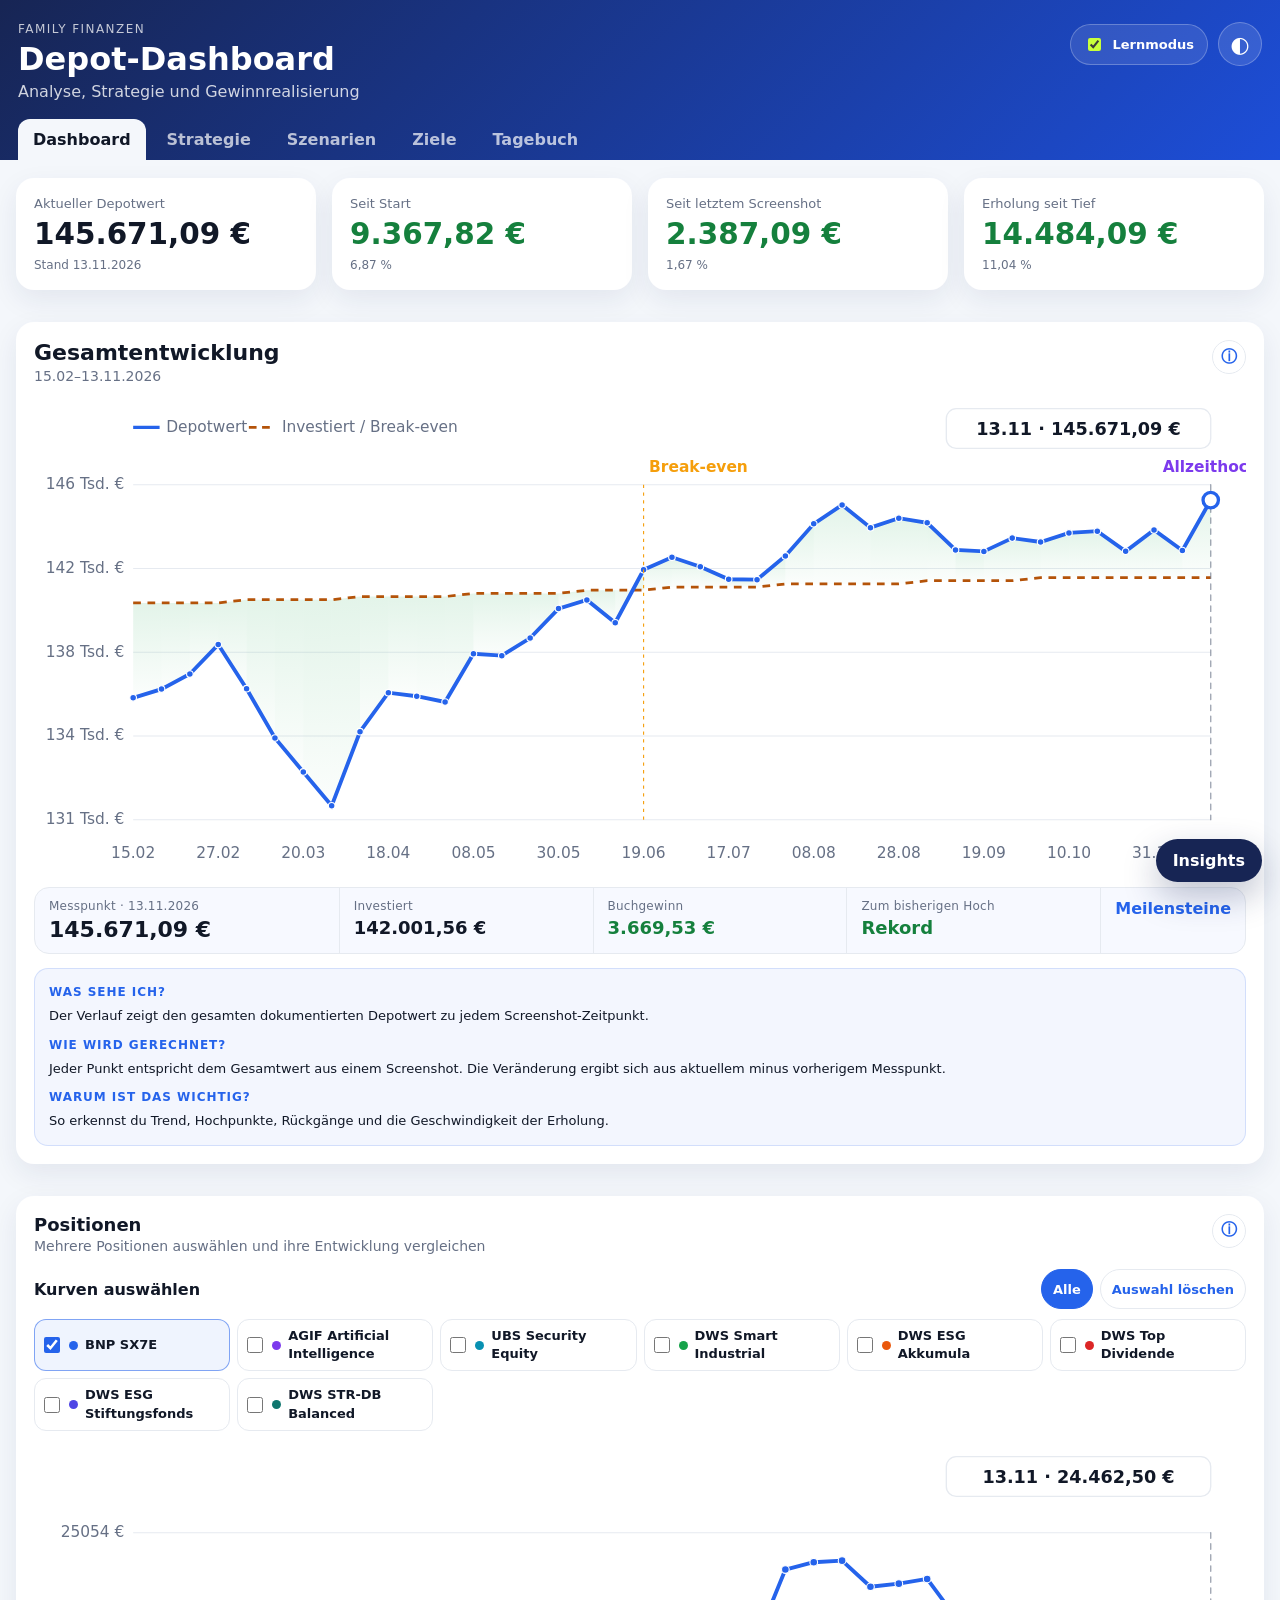
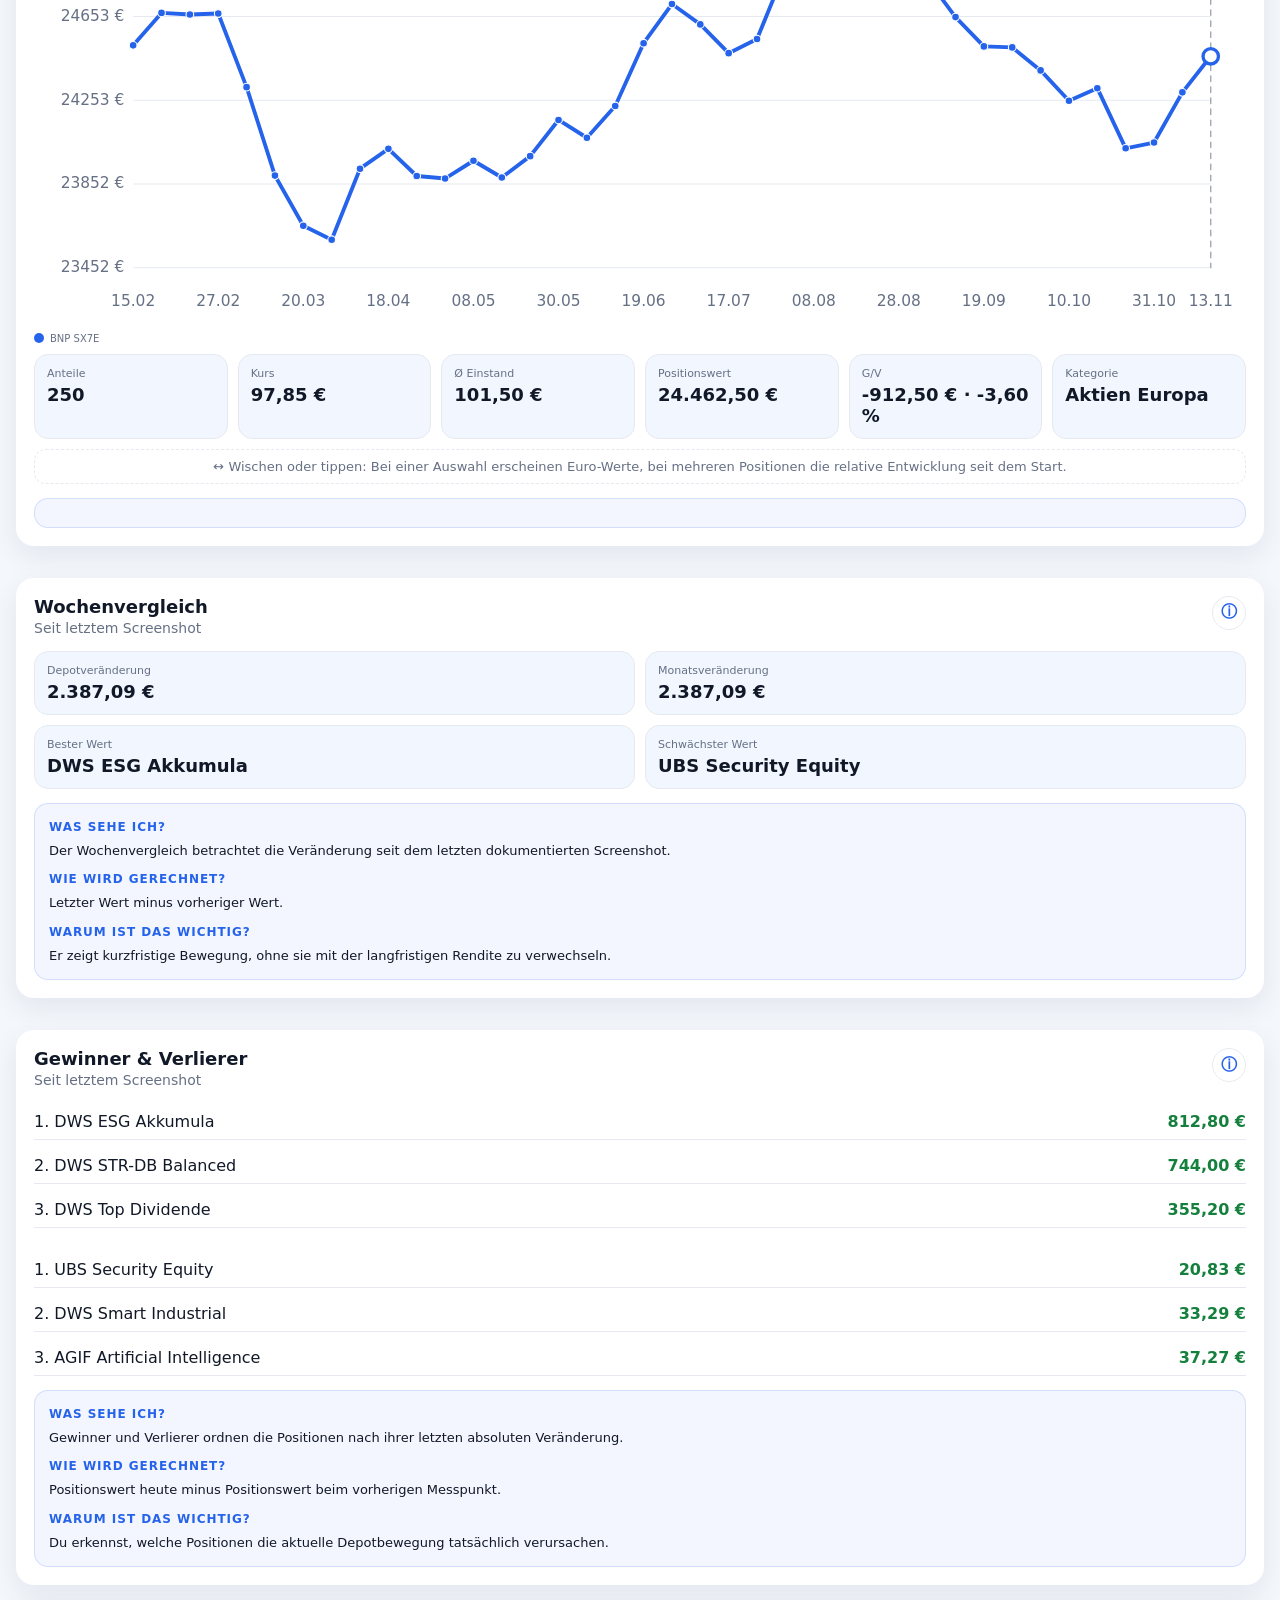
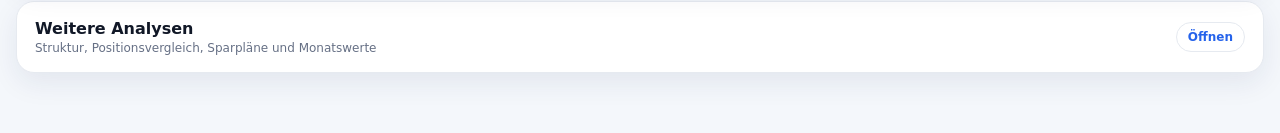
<file: index.html>
<!doctype html>
<html lang="de">
<head>
<meta charset="utf-8">
<meta name="viewport" content="width=device-width,initial-scale=1,viewport-fit=cover">
<meta name="theme-color" content="#172554">
<title>Depot Dashboard V5.4</title>
<link rel="manifest" href="manifest.webmanifest">
<link rel="stylesheet" href="style.css?v=5.3">
<link rel="stylesheet" href="v54.css?v=5.6">
</head>
<body>
<header>
  <div class="topbar">
    <div><div class="eyebrow">Family Finanzen</div><h1>Depot-Dashboard</h1><p>Analyse, Strategie und Gewinnrealisierung</p></div>
    <div class="header-actions">
      <label class="learn-toggle"><input type="checkbox" id="learnMode" checked><span>Lernmodus</span></label>
      <button id="themeBtn" class="icon-btn" aria-label="Darstellung wechseln">◐</button>
    </div>
  </div>
  <nav class="section-nav">
    <button class="section-tab active" data-view="dashboard">Dashboard</button>
    <button class="section-tab" data-view="strategy">Strategie</button>
    <button class="section-tab" data-view="scenarios">Szenarien</button>
    <button class="section-tab" data-view="goals">Ziele</button>
    <button class="section-tab" data-view="journal">Tagebuch</button>
  </nav>
</header>

<main class="app-layout">
  <div class="dashboard-main">
    <section id="view-dashboard" class="view active">
      <section id="kpis" class="grid kpis"></section>

      <section class="grid split">
        <article class="card">
          <div class="card-head"><div><h2>Gesamtentwicklung</h2><span id="rangeLabel"></span></div><button class="explain-btn" data-explain="development">ⓘ</button></div>
          <svg id="depotChart" class="chart tall" viewBox="0 0 920 360"></svg>
          <div id="breakEvenFacts" class="fact-grid"></div>
          <div class="learn-box" data-learning="development"></div>
        </article>
        <article class="card">
          <div class="card-head"><div><h2>Depotstruktur</h2><span>Aktueller Stand</span></div><button class="explain-btn" data-explain="allocation">ⓘ</button></div>
          <svg id="donut" class="chart tall" viewBox="0 0 420 350"></svg>
          <div id="catLegend" class="legend"></div>
          <div class="learn-box" data-learning="allocation"></div>
        </article>
      </section>

      <section class="grid split-even">
        <article class="card">
          <div class="card-head"><div><h2>Gewinn-Meilensteine</h2><span>Break-even, Gewinnstufen und Rekordstände</span></div><button class="explain-btn" data-explain="profitAccount">ⓘ</button></div>
          <div id="milestoneGrid" class="milestone-grid"></div>
          <div class="learn-box" data-learning="profitAccount"></div>
        </article>
        <article class="card">
          <div class="card-head"><div><h2>Allzeithoch & Break-even</h2><span>Aktueller Abstand zu den wichtigsten Schwellen</span></div><button class="explain-btn" data-explain="drawdown">ⓘ</button></div>
          <div id="highWaterFacts" class="fact-grid"></div>
          <div id="highWaterMessage" class="recommendation"></div>
          <div class="learn-box" data-learning="drawdown"></div>
        </article>
      </section>

      <section class="grid split-even">
        <article class="card">
          <div class="card-head"><div><h2>Bestand & Anteile</h2><span>Stückzahl, Kurs, Einstand und Positionswert</span></div><button class="explain-btn" data-explain="positions">ⓘ</button></div>
          <div class="table-wrap"><table><thead><tr><th>Position</th><th>Anteile</th><th>Ø Einstand</th><th>Aktueller Kurs</th><th>Positionswert</th><th>G/V</th></tr></thead><tbody id="holdingsRows"></tbody></table></div>
          <div class="learn-box" data-learning="positions"></div>
        </article>
        <article class="card">
          <div class="card-head"><div><h2>Anzahl der Anteile</h2><span>Aktueller Bestand je Position</span></div><button class="explain-btn" data-explain="positions">ⓘ</button></div>
          <svg id="quantityChart" class="chart tall" viewBox="0 0 720 360"></svg>
          <div class="learn-box" data-learning="positions"></div>
        </article>
      </section>

      <section class="grid split-even">
        <article class="card">
          <div class="card-head"><div><h2>Vermögensaufbau</h2><span>Depotwert, Einstandskapital und Buchgewinn</span></div><button class="explain-btn" data-explain="profitAccount">ⓘ</button></div>
          <svg id="wealthBuildChart" class="chart tall" viewBox="0 0 760 360"></svg>
          <div id="wealthBuildFacts" class="fact-grid"></div>
          <div class="learn-box" data-learning="profitAccount"></div>
        </article>
        <article class="card">
          <div class="card-head"><div><h2>Historische Asset-Allokation</h2><span>Entwicklung der vier Anlagebereiche</span></div><button class="explain-btn" data-explain="allocation">ⓘ</button></div>
          <svg id="allocationHistoryChart" class="chart tall" viewBox="0 0 760 360"></svg>
          <div id="allocationHistoryLegend" class="legend"></div>
          <div class="learn-box" data-learning="allocation"></div>
        </article>
      </section>

      <section class="grid split">
        <article class="card"><div class="card-head"><div><h2>Wochenvergleich</h2><span>Seit letztem Screenshot</span></div><button class="explain-btn" data-explain="weekly">ⓘ</button></div><div id="weeklyKpis" class="mini-grid"></div><div class="learn-box" data-learning="weekly"></div></article>
        <article class="card"><div class="card-head"><div><h2>Gewinner & Verlierer</h2><span>Seit letztem Screenshot</span></div><button class="explain-btn" data-explain="ranking">ⓘ</button></div><div id="ranking"></div><div class="learn-box" data-learning="ranking"></div></article>
      </section>

      <section class="card">
        <div class="card-head"><div><h2>Hauptpositionen im Vergleich</h2><span>Indexiert auf 100</span></div><button class="explain-btn" data-explain="indexed">ⓘ</button></div>
        <div class="tabs" id="coreTabs"></div>
        <svg id="coreChart" class="chart tall" viewBox="0 0 1100 360"></svg>
        <div id="coreLegend" class="legend"></div>
        <div class="learn-box" data-learning="indexed"></div>
      </section>

      <section class="grid split">
        <article class="card"><div class="card-head"><div><h2>Einzelpositionen</h2><span>Antippen für Details</span></div><button class="explain-btn" data-explain="positions">ⓘ</button></div><div id="positionCards" class="position-grid"></div><div class="learn-box" data-learning="positions"></div></article>
        <article class="card"><div class="card-head"><div><h2>Drawdown</h2><span>Abstand zum bisherigen Hoch</span></div><button class="explain-btn" data-explain="drawdown">ⓘ</button></div><svg id="drawdownChart" class="chart" viewBox="0 0 760 300"></svg><div id="drawdownFacts" class="fact-grid"></div><div class="learn-box" data-learning="drawdown"></div></article>
      </section>

      <section class="grid split">
        <article class="card"><div class="card-head"><div><h2>Sparpläne</h2><span>Einzahlung, Wert und Kursgewinn</span></div><button class="explain-btn" data-explain="savings">ⓘ</button></div><div class="tabs" id="savingTabs"></div><svg id="savingsChart" class="chart" viewBox="0 0 760 320"></svg><div id="savingFacts" class="fact-grid"></div><div class="learn-box" data-learning="savings"></div></article>
        <article class="card"><div class="card-head"><div><h2>Monatsentwicklung</h2><span>Monatsanfang bis letzter Messpunkt</span></div><button class="explain-btn" data-explain="monthly">ⓘ</button></div><svg id="monthlyChart" class="chart" viewBox="0 0 650 320"></svg><div class="learn-box" data-learning="monthly"></div></article>
      </section>
    </section>

    <section id="view-strategy" class="view">
      <section class="strategy-hero">
        <div><div class="eyebrow blue">Wealth Intelligence 5.3</div><h2>Gewinne verstehen.<br>Entnahmen simulieren.</h2><p>Die Berechnungen sind Entscheidungshilfen, keine Steuer- oder Anlageberatung. Alle Annahmen können angepasst werden.</p></div>
        <div id="profitAccountHero" class="profit-account"></div>
      </section>

      <section class="grid split-even">
        <article class="card">
          <div class="card-head"><div><h2>Gewinnkonto</h2><span>Buchgewinn vor Verkauf</span></div><button class="explain-btn" data-explain="profitAccount">ⓘ</button></div>
          <div id="profitAccount"></div>
          <div class="learn-box" data-learning="profitAccount"></div>
        </article>
        <article class="card">
          <div class="card-head"><div><h2>Steuerannahmen</h2><span>Für alle Simulationen</span></div><button class="explain-btn" data-explain="tax">ⓘ</button></div>
          <div id="taxSettings" class="settings-grid"></div>
          <div class="learn-box" data-learning="tax"></div>
        </article>
      </section>

      <section class="card">
        <div class="card-head"><div><h2>Gewinnmitnahme-Simulator</h2><span>Teilverkauf proportional über ausgewählte Positionen</span></div><button class="explain-btn" data-explain="sale">ⓘ</button></div>
        <div class="control-row">
          <label>Verkaufsanteil <strong id="salePctLabel">25 %</strong></label>
          <input id="salePct" type="range" min="0" max="100" step="5" value="25">
        </div>
        <div id="salePositionPicker" class="position-picker"></div>
        <div id="saleSummary" class="simulation-summary"></div>
        <div class="table-wrap"><table><thead><tr><th>Position</th><th>Bruttoerlös</th><th>realisierter Gewinn</th><th>Steuer</th><th>Nettozufluss</th><th>Restwert</th></tr></thead><tbody id="saleRows"></tbody></table></div>
        <div class="learn-box" data-learning="sale"></div>
      </section>

      <section class="grid split-even">
        <article class="card">
          <div class="card-head"><div><h2>Cash-Generator</h2><span>Gewünschte Liquidität</span></div><button class="explain-btn" data-explain="cash">ⓘ</button></div>
          <div class="input-line"><label>Netto-Auszahlungsziel</label><input id="cashTarget" type="number" min="0" step="500" value="10000"></div>
          <div class="tabs" id="cashStrategy"><button class="active" data-mode="gain">Gewinne sichern</button><button data-mode="balanced">Struktur erhalten</button><button data-mode="risk">Risiko reduzieren</button></div>
          <div id="cashResult"></div>
          <div class="learn-box" data-learning="cash"></div>
        </article>
        <article class="card">
          <div class="card-head"><div><h2>Gewinnschutz</h2><span>Was bleibt nach einer Korrektur?</span></div><button class="explain-btn" data-explain="protection">ⓘ</button></div>
          <div class="control-row"><label>Simulierter Rückgang <strong id="protectionLabel">−10 %</strong></label><input id="protectionDrop" type="range" min="0" max="30" step="1" value="10"></div>
          <div id="protectionGrid" class="protection-grid"></div>
          <div class="learn-box" data-learning="protection"></div>
        </article>
      </section>

      <section class="card">
        <div class="card-head"><div><h2>Rebalancing-Assistent</h2><span>Gewinne sichern und Konzentration reduzieren</span></div><button class="explain-btn" data-explain="rebalance">ⓘ</button></div>
        <div id="rebalanceResult"></div>
        <div class="learn-box" data-learning="rebalance"></div>
      </section>
    </section>

    <section id="view-scenarios" class="view">
      <section class="page-title"><div class="eyebrow blue">Szenario-Labor</div><h2>Keine Prognose.<br>Kontrollierte Annahmen.</h2></section>
      <section class="grid split-even">
        <article class="card">
          <div class="card-head"><div><h2>Marktszenarien</h2><span>Einheitliche Veränderung aller Positionen</span></div><button class="explain-btn" data-explain="marketScenario">ⓘ</button></div>
          <div id="scenarioButtons" class="scenario-buttons"></div>
          <div id="scenarioSummary"></div>
          <svg id="scenarioChart" class="chart" viewBox="0 0 720 320"></svg>
          <div class="learn-box" data-learning="marketScenario"></div>
        </article>
        <article class="card">
          <div class="card-head"><div><h2>Zukunftssimulation</h2><span>Sparrate und Renditeannahme</span></div><button class="explain-btn" data-explain="future">ⓘ</button></div>
          <div class="control-stack">
            <label>Zusätzliche Monatsrate <strong id="futureSavingLabel">150 €</strong></label><input id="futureSaving" type="range" min="0" max="1000" step="25" value="150">
            <label>Renditeannahme p. a. <strong id="futureReturnLabel">5,0 %</strong></label><input id="futureReturn" type="range" min="-5" max="12" step="0.5" value="5">
            <label>Zeitraum <strong id="futureYearsLabel">10 Jahre</strong></label><input id="futureYears" type="range" min="1" max="25" step="1" value="10">
          </div>
          <div id="futureFacts" class="fact-grid"></div>
          <svg id="futureChart" class="chart" viewBox="0 0 720 320"></svg>
          <div class="learn-box" data-learning="future"></div>
        </article>
      </section>

      <section class="card">
        <div class="card-head"><div><h2>Vereinfachte Monte-Carlo-Spanne</h2><span>Bandbreite statt punktgenauer Vorhersage</span></div><button class="explain-btn" data-explain="monteCarlo">ⓘ</button></div>
        <div class="control-row"><label>Angenommene Volatilität <strong id="volLabel">10 %</strong></label><input id="volatility" type="range" min="3" max="25" step="1" value="10"></div>
        <div id="mcFacts" class="fact-grid"></div>
        <svg id="mcChart" class="chart tall" viewBox="0 0 1100 360"></svg>
        <div class="learn-box" data-learning="monteCarlo"></div>
      </section>
    </section>

    <section id="view-goals" class="view">
      <section class="page-title"><div class="eyebrow blue">Zielmonitor</div><h2>Gewinne bekommen<br>einen Zweck.</h2></section>
      <section class="grid split-even">
        <article class="card">
          <div class="card-head"><div><h2>Depotziel</h2><span>Fortschritt zum Zielwert</span></div><button class="explain-btn" data-explain="portfolioGoal">ⓘ</button></div>
          <div class="input-line"><label>Zielwert</label><input id="portfolioTarget" type="number" step="5000" value="150000"></div>
          <div id="portfolioGoal"></div><div class="learn-box" data-learning="portfolioGoal"></div>
        </article>
        <article class="card">
          <div class="card-head"><div><h2>Gewinnziel</h2><span>Buchgewinn vor Steuern</span></div><button class="explain-btn" data-explain="profitGoal">ⓘ</button></div>
          <div class="input-line"><label>Zielgewinn</label><input id="profitTarget" type="number" step="1000" value="10000"></div>
          <div id="profitGoal"></div><div class="learn-box" data-learning="profitGoal"></div>
        </article>
      </section>

      <section class="grid split-even">
        <article class="card">
          <div class="card-head"><div><h2>Portfolio Health Score</h2><span>Transparenter Orientierungswert</span></div><button class="explain-btn" data-explain="health">ⓘ</button></div>
          <div id="healthScore"></div><div class="learn-box" data-learning="health"></div>
        </article>
        <article class="card">
          <div class="card-head"><div><h2>Alltagsbezug</h2><span>Was könnte der Nettogewinn finanzieren?</span></div><button class="explain-btn" data-explain="lifeGoals">ⓘ</button></div>
          <div class="settings-grid">
            <div class="input-line"><label>Monatliche Kreditrate</label><input id="creditRate" type="number" value="1450"></div>
            <div class="input-line"><label>Familienurlaub</label><input id="holidayCost" type="number" value="3000"></div>
          </div>
          <div id="lifeGoals"></div><div class="learn-box" data-learning="lifeGoals"></div>
        </article>
      </section>
    </section>

    <section id="view-journal" class="view">
      <section class="page-title"><div class="eyebrow blue">Portfolio-Tagebuch</div><h2>Die Geschichte<br>hinter den Zahlen.</h2></section>
      <section class="card">
        <div class="card-head"><div><h2>Chronik</h2><span>Automatisch aus Messpunkten erstellt</span></div><button class="explain-btn" data-explain="journal">ⓘ</button></div>
        <div id="journalTimeline" class="journal-timeline"></div>
        <div class="learn-box" data-learning="journal"></div>
      </section>
    </section>
  </div>

  <aside id="insightPanel" class="insight-panel">
    <div class="insight-sticky">
      <div class="insight-head"><div><span id="insightType" class="insight-type">Portfolio Insight</span><h2 id="insightTitle">Gesamtübersicht</h2></div><div class="insight-actions"><button id="insightReset" class="reset-btn">↺</button><button id="insightClose" class="close-btn">×</button></div></div>
      <div id="insightBody" class="insight-body"></div>
    </div>
  </aside>
</main>

<button id="insightLauncher" class="insight-launcher">Insights</button>

<script src="data.js?v=5.3"></script>
<script src="app.js?v=5.3"></script>
<script src="v54.js?v=5.6"></script>
</body>
</html>
</file>
<file: style.css>
:root{--bg:#f4f7fb;--card:#fff;--ink:#111827;--muted:#667085;--navy:#172554;--blue:#2563eb;--green:#15803d;--red:#b91c1c;--amber:#b45309;--purple:#7c3aed;--line:#e6eaf0;--shadow:0 10px 28px rgba(23,37,84,.08)}
[data-theme="dark"]{--bg:#0b1020;--card:#121a2f;--ink:#f8fafc;--muted:#a8b1c5;--navy:#0f172a;--line:#26324d;--shadow:0 12px 30px rgba(0,0,0,.28)}
*{box-sizing:border-box}html{scroll-behavior:smooth}body{margin:0;font-family:Inter,system-ui,-apple-system,BlinkMacSystemFont,"Segoe UI",sans-serif;background:var(--bg);color:var(--ink)}button,input{font:inherit}
header{background:linear-gradient(135deg,#172554,#1d4ed8);color:#fff;padding:22px max(18px,env(safe-area-inset-left)) 0;position:relative;z-index:40}.topbar{max-width:1680px;margin:auto;display:flex;justify-content:space-between;align-items:flex-start;gap:18px}.eyebrow{text-transform:uppercase;font-size:12px;letter-spacing:.12em;opacity:.75}.eyebrow.blue{color:var(--blue);opacity:1}h1{font-size:32px;margin:4px 0}header p{margin:0;opacity:.8}.header-actions{display:flex;gap:10px;align-items:center}.icon-btn{border:1px solid rgba(255,255,255,.25);background:rgba(255,255,255,.12);color:white;border-radius:50%;width:44px;height:44px;font-size:22px}.learn-toggle{display:flex;align-items:center;gap:8px;border:1px solid rgba(255,255,255,.25);background:rgba(255,255,255,.10);padding:10px 13px;border-radius:999px;font-weight:700;font-size:13px}.learn-toggle input{accent-color:#c9ff3b}
.section-nav{max-width:1680px;margin:18px auto 0;display:flex;gap:6px;overflow:auto}.section-tab{border:0;background:transparent;color:rgba(255,255,255,.7);padding:11px 15px;border-radius:12px 12px 0 0;font-weight:750;white-space:nowrap}.section-tab.active{background:var(--bg);color:var(--ink)}
.app-layout{max-width:1680px;margin:18px auto;padding:0 16px 42px;display:grid;grid-template-columns:minmax(0,1fr) 0;gap:0;align-items:start;transition:grid-template-columns .28s ease,gap .28s ease}.app-layout.insight-open{grid-template-columns:minmax(0,1fr) 380px;gap:18px}.dashboard-main{min-width:0}.view{display:none}.view.active{display:block}
.grid{display:grid;gap:16px}.kpis{grid-template-columns:repeat(4,1fr)}.split{grid-template-columns:2fr 1fr;margin-top:16px}.split-even{grid-template-columns:1fr 1fr;margin-top:16px}.card{background:var(--card);border-radius:18px;box-shadow:var(--shadow);padding:18px;margin-top:16px;overflow:hidden}.kpi{margin-top:0}.kpi .label{font-size:13px;color:var(--muted)}.kpi .value{font-size:28px;font-weight:800;margin-top:6px}.kpi .hint{font-size:12px;color:var(--muted);margin-top:7px}.card-head{display:flex;justify-content:space-between;align-items:flex-start;gap:12px;margin-bottom:12px}.card-head h2{font-size:18px;margin:0}.card-head span{font-size:12px;color:var(--muted)}.card-head>div{min-width:0}.explain-btn{border:1px solid var(--line);background:var(--card);color:var(--blue);width:34px;height:34px;border-radius:50%;font-weight:850;flex:0 0 auto}.chart{width:100%;height:300px;display:block}.chart.tall{height:360px}.legend{display:flex;flex-wrap:wrap;gap:10px;margin-top:10px}.legend span{display:inline-flex;align-items:center;gap:6px;color:var(--muted);font-size:12px}.legend i{width:10px;height:10px;border-radius:999px}.tabs{display:flex;gap:8px;flex-wrap:wrap;margin-bottom:12px}.tabs button,.scenario-buttons button{border:0;background:#eaf0ff;color:#25408f;padding:8px 12px;border-radius:999px;font-weight:700}.tabs button.active,.scenario-buttons button.active{background:#2563eb;color:#fff}.pos{color:var(--green)}.neg{color:var(--red)}.warn{color:var(--amber)}.mini-grid{display:grid;grid-template-columns:repeat(2,1fr);gap:10px}.mini-card,.fact{background:rgba(37,99,235,.06);border:1px solid var(--line);border-radius:14px;padding:12px}.mini-card .label,.fact .label{font-size:11px;color:var(--muted)}.mini-card .value,.fact .value{font-weight:800;font-size:18px;margin-top:4px}.position-grid{display:grid;grid-template-columns:repeat(2,1fr);gap:12px}.position-card{border:1px solid var(--line);border-radius:14px;padding:12px;cursor:pointer;transition:.18s}.position-card:hover,.position-card.active{border-color:#2563eb;box-shadow:0 0 0 3px rgba(37,99,235,.10)}.position-card h3{font-size:14px;margin:0 0 8px}.position-card .row{display:flex;justify-content:space-between;font-size:12px;color:var(--muted);margin:4px 0}.spark{width:100%;height:54px}.rank-list{display:grid;gap:8px}.rank-item{display:flex;justify-content:space-between;border-bottom:1px solid var(--line);padding:8px 0;cursor:pointer}.fact-grid{display:grid;grid-template-columns:repeat(2,1fr);gap:10px;margin-top:10px}.table-wrap{overflow:auto}table{width:100%;border-collapse:collapse;font-size:14px}th,td{padding:11px 9px;border-bottom:1px solid var(--line);text-align:left;white-space:nowrap}th{font-size:11px;text-transform:uppercase;letter-spacing:.05em;color:var(--muted)}.badge{display:inline-block;padding:4px 8px;border-radius:999px;font-size:12px;font-weight:700}.badge.pos{background:#dcfce7}.badge.neg{background:#fee2e2}.badge.direct{background:#dcfce7;color:#166534}.badge.summed{background:#dbeafe;color:#1d4ed8}.badge.history{background:#fef3c7;color:#92400e}.bar{height:8px;background:#e8edf7;border-radius:99px;overflow:hidden}.bar span{display:block;height:100%;background:#2563eb}.chart-point,.bar-hit,.donut-segment{cursor:pointer}
.learn-box{display:none;margin-top:14px;padding:14px;border-radius:14px;background:rgba(37,99,235,.055);border:1px solid rgba(37,99,235,.16);font-size:13px;line-height:1.5}.learning-on .learn-box{display:block}.learn-box h4{font-size:12px;text-transform:uppercase;letter-spacing:.08em;color:var(--blue);margin:0 0 5px}.learn-box p{margin:0 0 10px}.learn-box p:last-child{margin-bottom:0}.formula{font-family:ui-monospace,SFMono-Regular,Menlo,monospace;background:var(--card);border:1px solid var(--line);border-radius:10px;padding:9px;margin:8px 0}
.strategy-hero{display:grid;grid-template-columns:1.3fr .7fr;gap:24px;background:linear-gradient(135deg,#101b36,#1d4ed8);color:white;border-radius:22px;padding:28px;margin-top:16px}.strategy-hero h2,.page-title h2{font-size:clamp(36px,5vw,66px);line-height:.95;letter-spacing:-.04em;margin:8px 0}.strategy-hero p{max-width:700px;opacity:.78;line-height:1.5}.profit-account{align-self:center;background:rgba(255,255,255,.1);border:1px solid rgba(255,255,255,.18);padding:20px;border-radius:18px}.profit-account span{font-size:11px;text-transform:uppercase;letter-spacing:.1em;opacity:.72}.profit-account strong{display:block;font-size:38px;margin-top:7px}.account-bar,.goal-track{height:16px;background:rgba(148,163,184,.22);border-radius:99px;overflow:hidden;margin:14px 0}.account-bar span,.goal-track span{display:block;height:100%;background:linear-gradient(90deg,#2563eb,#16a34a);border-radius:99px}.account-legend{display:flex;justify-content:space-between;font-size:12px;color:var(--muted)}.settings-grid{display:grid;grid-template-columns:1fr 1fr;gap:12px}.input-line{display:grid;gap:6px;margin:10px 0}.input-line label,.control-row label,.control-stack label{font-size:12px;color:var(--muted);font-weight:700}.input-line input,.settings-grid input{width:100%;border:1px solid var(--line);background:var(--card);color:var(--ink);border-radius:11px;padding:10px}.control-row{display:grid;grid-template-columns:220px 1fr;gap:14px;align-items:center;margin:12px 0}.control-stack{display:grid;gap:8px}.control-stack input[type=range],.control-row input[type=range]{width:100%;accent-color:var(--blue)}.position-picker{display:flex;flex-wrap:wrap;gap:8px;margin:12px 0}.position-check{display:flex;align-items:center;gap:7px;border:1px solid var(--line);border-radius:999px;padding:8px 11px;font-size:12px;background:var(--card)}.position-check input{accent-color:var(--blue)}.simulation-summary{display:grid;grid-template-columns:repeat(5,1fr);gap:9px;margin:14px 0}.summary-cell{background:rgba(37,99,235,.06);border:1px solid var(--line);border-radius:13px;padding:11px}.summary-cell span{font-size:10px;color:var(--muted);display:block}.summary-cell strong{display:block;margin-top:5px;font-size:17px}.protection-grid{display:grid;gap:9px}.protection-row{border:1px solid var(--line);border-radius:13px;padding:11px}.protection-head{display:flex;justify-content:space-between;gap:12px}.protection-track{height:8px;background:#e8edf7;border-radius:99px;overflow:hidden;margin-top:9px}.protection-track span{display:block;height:100%;border-radius:99px}.recommendation{border:1px solid var(--line);border-left:5px solid var(--blue);border-radius:13px;padding:13px;margin:9px 0}.recommendation strong{display:block}.recommendation p{margin:5px 0 0;color:var(--muted);line-height:1.45}.page-title{padding:18px 4px}.scenario-buttons{display:flex;gap:8px;flex-wrap:wrap;margin:12px 0}.scenario-kpis{display:grid;grid-template-columns:repeat(3,1fr);gap:9px}.goal-card{text-align:center;padding:10px}.goal-card .big{font-size:40px;font-weight:850}.goal-card p{color:var(--muted)}.health-main{display:grid;grid-template-columns:160px 1fr;gap:20px;align-items:center}.score-ring{width:150px;height:150px;border-radius:50%;display:grid;place-content:center;background:conic-gradient(var(--green) var(--score),#e8edf7 0);position:relative}.score-ring:before{content:"";position:absolute;inset:14px;background:var(--card);border-radius:50%}.score-ring strong,.score-ring span{position:relative;z-index:2;text-align:center}.score-ring strong{font-size:38px}.score-ring span{font-size:11px;color:var(--muted)}.score-list{display:grid;gap:8px}.score-line{display:grid;grid-template-columns:1fr 70px;gap:10px}.life-list{display:grid;gap:10px;margin-top:12px}.life-item{border:1px solid var(--line);border-radius:13px;padding:12px;display:flex;justify-content:space-between}.journal-timeline{display:grid;gap:0}.journal-entry{display:grid;grid-template-columns:130px 180px 1fr;gap:18px;padding:17px 0;border-bottom:1px solid var(--line)}.journal-entry .date{font-weight:800}.journal-entry .value{font-weight:850;font-size:20px}.journal-entry .story{color:var(--muted);line-height:1.5}
.insight-panel{position:sticky;top:18px;align-self:start;height:calc(100vh - 36px);min-height:620px;opacity:0;pointer-events:none;transform:translateX(34px);transition:opacity .22s ease,transform .28s ease}.app-layout.insight-open .insight-panel{opacity:1;pointer-events:auto;transform:translateX(0)}.insight-sticky{position:relative;height:100%;min-height:620px;overflow:auto;border-radius:22px;color:#f8fafc;background:radial-gradient(circle at 88% 8%,rgba(96,165,250,.34),transparent 26%),radial-gradient(circle at 15% 92%,rgba(124,58,237,.26),transparent 30%),linear-gradient(165deg,#172554 0%,#111b35 54%,#0b1224 100%);border:1px solid rgba(255,255,255,.14);box-shadow:0 22px 60px rgba(23,37,84,.28)}.insight-head{position:sticky;top:0;z-index:4;padding:20px;display:flex;justify-content:space-between;align-items:flex-start;border-bottom:1px solid rgba(255,255,255,.12);background:rgba(17,27,53,.86);backdrop-filter:blur(18px)}.insight-type{font-size:10px;text-transform:uppercase;letter-spacing:.14em;font-weight:850;color:#93c5fd}.insight-head h2{font-size:23px;margin:5px 0 0;color:#fff}.insight-actions{display:flex;gap:7px}.reset-btn,.close-btn{border:1px solid rgba(255,255,255,.18);background:rgba(255,255,255,.08);color:#dbeafe;width:38px;height:38px;border-radius:50%;font-size:18px}.close-btn{font-size:22px}.insight-body{padding:20px}.insight-value{font-size:38px;font-weight:850;letter-spacing:-.04em;margin:8px 0;color:#fff}.insight-section{padding:16px 0;border-top:1px solid rgba(255,255,255,.12)}.insight-section:first-child{border-top:0;padding-top:0}.insight-label{font-size:10px;text-transform:uppercase;letter-spacing:.11em;color:#9fb0c9;font-weight:800}.insight-grid{display:grid;grid-template-columns:1fr 1fr;gap:9px;margin-top:11px}.insight-stat{background:rgba(255,255,255,.075);border:1px solid rgba(255,255,255,.12);border-radius:13px;padding:11px}.insight-stat span{display:block;font-size:10px;color:#9fb0c9}.insight-stat strong{display:block;margin-top:5px;font-size:15px;color:#f8fafc}.insight-chart{width:100%;height:135px;margin-top:12px}.insight-list{display:grid;gap:9px;margin-top:11px}.insight-list-row{display:flex;justify-content:space-between;gap:12px;font-size:13px;padding-bottom:8px;border-bottom:1px solid rgba(255,255,255,.08)}.insight-list-row span{color:#aab8cb}.insight-list-row strong{color:#fff;text-align:right}.insight-launcher{position:fixed;right:18px;bottom:18px;z-index:95;border:0;background:#172554;color:white;font-weight:800;padding:12px 17px;border-radius:999px;box-shadow:0 14px 34px rgba(23,37,84,.28)}.app-layout.insight-open + .insight-launcher{opacity:0;pointer-events:none}.bar-chart-label{font-size:11px;font-weight:750;fill:var(--ink)}.bar-chart-value{font-size:11px;font-weight:800;fill:var(--ink)}.bar-chart-track{fill:rgba(148,163,184,.18)}.bar-chart-zero{stroke:var(--muted);stroke-width:1;stroke-dasharray:2 3}
@media(max-width:1280px){.app-layout.insight-open{grid-template-columns:minmax(0,1fr) 330px}.split,.split-even{grid-template-columns:1fr}.position-grid{grid-template-columns:repeat(2,1fr)}.simulation-summary{grid-template-columns:repeat(3,1fr)}}
@media(max-width:980px){.app-layout,.app-layout.insight-open{display:block}.kpis{grid-template-columns:repeat(2,1fr)}.strategy-hero{grid-template-columns:1fr}.insight-panel{position:fixed;z-index:100;left:12px;right:12px;top:auto;bottom:12px;height:auto;min-height:0;opacity:1;transform:none;pointer-events:none}.insight-sticky{height:auto;min-height:0;max-height:72vh;transform:translateY(calc(100% + 22px));transition:.25s ease;pointer-events:auto}.app-layout.insight-open .insight-sticky{transform:translateY(0)}.position-grid{grid-template-columns:1fr}.journal-entry{grid-template-columns:1fr}.health-main{grid-template-columns:1fr}.simulation-summary{grid-template-columns:repeat(2,1fr)}}
@media(max-width:560px){.kpis,.mini-grid,.fact-grid,.settings-grid,.scenario-kpis,.simulation-summary{grid-template-columns:1fr}.card{padding:14px}.chart.tall{height:310px}h1{font-size:26px}.card-head{align-items:flex-start}.control-row{grid-template-columns:1fr}.section-nav{margin-left:-8px;margin-right:-8px}.learn-toggle span{display:none}}
@media print{header,.insight-panel,.insight-launcher,.explain-btn,.learn-toggle{display:none!important}.view{display:block!important}.app-layout{display:block}.card{box-shadow:none;break-inside:avoid}}
</file>
<file: v54.css>
.milestone-grid{display:grid;grid-template-columns:repeat(2,1fr);gap:10px}.milestone{display:flex;gap:11px;align-items:center;border:1px solid var(--line);border-radius:14px;padding:12px}.milestone.done{background:rgba(21,128,61,.07);border-color:rgba(21,128,61,.25)}.milestone.open{opacity:.72}.milestone-icon{width:34px;height:34px;border-radius:50%;display:grid;place-items:center;background:var(--card);border:1px solid var(--line);font-weight:900}.milestone.done .milestone-icon{background:#dcfce7;color:#166534;border-color:#bbf7d0}.milestone strong,.milestone span{display:block}.milestone span{font-size:11px;color:var(--muted);margin-top:3px}
.full-width-section{grid-template-columns:1fr!important;margin-top:16px}.hero-chart-card{width:100%}.interactive-chart{touch-action:none;user-select:none;cursor:crosshair}.gesture-hint{font-size:12px;color:var(--muted);text-align:center;margin-top:10px;padding:9px 12px;border:1px dashed var(--line);border-radius:12px}.position-analysis-card{width:100%}.tabs,.position-history-tabs{display:grid!important;grid-template-columns:repeat(auto-fit,minmax(138px,1fr));overflow:visible!important;overflow-x:visible!important;gap:6px;padding:0 0 4px;width:100%;max-width:100%;scrollbar-width:none}.tabs::-webkit-scrollbar,.position-history-tabs::-webkit-scrollbar{display:none}.tabs button,.position-history-tabs button{width:100%!important;height:32px!important;min-height:32px!important;max-height:32px!important;padding:5px 8px!important;font-size:11px!important;line-height:1.05!important;white-space:nowrap!important;overflow:hidden!important;text-overflow:ellipsis!important;text-align:center!important;border-radius:999px!important;display:flex!important;align-items:center!important;justify-content:center!important}.holding-facts{grid-template-columns:repeat(6,1fr)}
.portfolio-status-strip{display:grid;grid-template-columns:1.2fr repeat(3,1fr) auto;gap:0;align-items:stretch;margin-top:12px;border:1px solid var(--line);border-radius:15px;overflow:visible;background:rgba(37,99,235,.035)}.portfolio-status-strip>div,.milestone-popover{border:0;border-right:1px solid var(--line);border-radius:0;padding:11px 14px;background:transparent}.portfolio-status-strip>div:last-of-type{border-right:1px solid var(--line)}.portfolio-status-strip span{display:block;font-size:10px;color:var(--muted);text-transform:uppercase;letter-spacing:.05em}.portfolio-status-strip strong{display:block;font-size:16px;margin-top:4px}.portfolio-status-strip .status-main strong{font-size:21px}.milestone-popover{position:relative;border-right:0;display:grid;align-content:center}.milestone-popover summary{list-style:none;cursor:pointer;font-weight:800;color:var(--blue);white-space:nowrap}.milestone-popover summary::-webkit-details-marker{display:none}.milestone-popover[open]>div{position:absolute;right:0;top:calc(100% + 8px);z-index:30;width:min(340px,80vw);background:var(--card);border:1px solid var(--line);border-radius:14px;box-shadow:var(--shadow);padding:12px}.milestone-popover p{margin:6px 0;font-size:12px;line-height:1.4}
.analysis-drawer{margin-top:16px;border:1px solid var(--line);border-radius:18px;background:var(--card);box-shadow:var(--shadow);overflow:hidden}.analysis-drawer>summary{list-style:none;display:flex;justify-content:space-between;align-items:center;gap:16px;padding:17px 18px;cursor:pointer}.analysis-drawer>summary::-webkit-details-marker{display:none}.analysis-drawer>summary span{display:grid;gap:3px}.analysis-drawer>summary small{color:var(--muted);font-size:12px;font-weight:500}.analysis-drawer>summary b{font-size:12px;color:var(--blue);border:1px solid var(--line);border-radius:999px;padding:7px 11px}.analysis-drawer[open]>summary{border-bottom:1px solid var(--line)}.analysis-drawer[open]>summary b{font-size:0}.analysis-drawer[open]>summary b:after{content:"Schließen";font-size:12px}.advanced-content{padding:0 16px 18px}.advanced-content>.card,.advanced-content>.grid{margin-top:16px}.compact-analysis-grid{align-items:start}
.scrub-line{stroke:#38bdf8;stroke-width:1.8;stroke-opacity:.92;stroke-dasharray:7 6;stroke-linecap:round;filter:drop-shadow(0 0 5px rgba(56,189,248,.45))}.scrub-handle{fill:#0f172a;stroke:#38bdf8;stroke-width:4;filter:drop-shadow(0 2px 5px rgba(56,189,248,.42))}.scrub-cap{fill:#38bdf8;stroke:#e0f2fe;stroke-width:2.5}.scrub-tooltip{fill:#0f172a;stroke:#38bdf8;stroke-width:1.2}.scrub-tooltip-text{fill:#e0f2fe;font-size:12px;font-weight:800}.scrub-cursor{filter:drop-shadow(0 6px 14px rgba(0,0,0,.26));pointer-events:none}
.insight-sticky{background:linear-gradient(165deg,#0f172a 0%,#111827 55%,#172033 100%)!important;border-color:rgba(56,189,248,.22)!important}.insight-head{background:rgba(15,23,42,.96)!important;border-bottom-color:rgba(56,189,248,.16)!important}.insight-type{color:#67e8f9!important}.insight-value{color:#7dd3fc!important}.insight-stat{background:rgba(56,189,248,.055)!important;border-color:rgba(56,189,248,.14)!important}.insight-body .pos{color:#4ade80!important}.insight-body .neg{color:#f87171!important}.insight-body .break-even-value{color:#fbbf24!important}
.position-picker-head{display:flex;align-items:center;justify-content:space-between;gap:12px;margin:8px 0 10px}.position-picker-head>div{display:flex;gap:7px;flex-wrap:wrap}.position-action-btn{border:1px solid var(--blue);background:var(--blue);color:#fff;border-radius:999px;padding:6px 11px;font-size:11px;font-weight:800;cursor:pointer}.position-action-btn.secondary{background:transparent;color:var(--blue);border-color:var(--line)}.position-checkbox-grid{display:grid!important;grid-template-columns:repeat(auto-fit,minmax(170px,1fr));gap:7px!important}.position-check{display:grid;grid-template-columns:18px 9px minmax(0,1fr);align-items:center;gap:7px;min-height:38px;border:1px solid var(--line);border-radius:12px;padding:7px 9px;background:var(--card);cursor:pointer;transition:.18s ease}.position-check:hover{border-color:rgba(37,99,235,.4)}.position-check.active{border-color:rgba(37,99,235,.55);background:rgba(37,99,235,.07)}.position-check input{margin:0;width:16px;height:16px;accent-color:var(--blue)}.position-check i{width:9px;height:9px;border-radius:50%;background:var(--series-color)}.position-check span{font-size:11px;font-weight:700;white-space:nowrap;overflow:hidden;text-overflow:ellipsis}.position-history-legend{margin-top:5px}.position-history-legend span{font-size:10px}.multi-position-list{display:grid;gap:8px}.multi-position-row{display:grid;grid-template-columns:10px minmax(0,1fr) auto auto;align-items:center;gap:8px;padding:8px 0;border-bottom:1px solid rgba(148,163,184,.14)}.multi-position-row:last-child{border-bottom:0}.multi-position-row i{width:9px;height:9px;border-radius:50%}.multi-position-row span{font-size:11px;overflow:hidden;text-overflow:ellipsis;white-space:nowrap}.multi-position-row strong,.multi-position-row b{font-size:11px;white-space:nowrap}
@media(max-width:900px){.portfolio-status-strip{grid-template-columns:repeat(2,1fr)}.portfolio-status-strip>div,.milestone-popover{border-bottom:1px solid var(--line)}.milestone-popover{grid-column:span 2;border-bottom:0}.holding-facts{grid-template-columns:repeat(3,1fr)}.tabs,.position-history-tabs{grid-template-columns:repeat(3,minmax(0,1fr))}.position-checkbox-grid{grid-template-columns:repeat(2,minmax(0,1fr))!important}}
@media(max-width:700px){.milestone-grid{grid-template-columns:1fr}.portfolio-status-strip{grid-template-columns:1fr 1fr}.portfolio-status-strip>div,.milestone-popover{padding:9px}.portfolio-status-strip strong{font-size:14px}.portfolio-status-strip .status-main strong{font-size:18px}.holding-facts{grid-template-columns:repeat(2,1fr)}.analysis-drawer>summary small{display:none}.gesture-hint{font-size:11px}.compact-analysis-grid{grid-template-columns:1fr!important}.tabs,.position-history-tabs{grid-template-columns:repeat(2,minmax(0,1fr));gap:5px}.tabs button,.position-history-tabs button{height:30px!important;min-height:30px!important;max-height:30px!important;font-size:10px!important;padding:4px 6px!important}.insight-panel{width:min(92vw,380px)}.position-picker-head{align-items:flex-start;flex-direction:column}.position-checkbox-grid{grid-template-columns:1fr!important}.position-check{min-height:36px}.multi-position-row{grid-template-columns:9px minmax(0,1fr) auto}.multi-position-row b{grid-column:2/4;text-align:right}}

/* Readability: stable full-width charts, details below the selected section. */
:root{--chart-height:430px}
[data-theme="dark"]{--green:#4ade80;--red:#fb7185;--blue:#60a5fa;--amber:#fbbf24;--purple:#c4b5fd}
.app-layout,.app-layout.insight-open{display:block;transition:none}
.hero-chart-card .chart.tall,.position-analysis-card .chart.tall{height:auto;aspect-ratio:1100/430;margin:14px 0 10px}
.hero-chart-card .card-head h2{font-size:22px}
.card-head span{font-size:14px;line-height:1.6}
.scrub-line{stroke:var(--muted);stroke-width:1.2;stroke-opacity:.65;filter:none;stroke-dasharray:5 5}
.scrub-cursor{filter:none}
.scrub-handle{fill:var(--card);stroke:var(--blue);stroke-width:3;filter:none}
.scrub-tooltip{fill:var(--card);stroke:var(--line)}
.scrub-tooltip-text{fill:var(--ink);font-size:16px;font-weight:750}
.interactive-chart:focus-visible{outline:2px solid var(--blue);outline-offset:4px;border-radius:8px}
.portfolio-status-strip{grid-template-columns:1.2fr repeat(3,1fr) auto}
.portfolio-status-strip span{font-size:12px;letter-spacing:.02em;text-transform:none}
.portfolio-status-strip strong{font-size:18px;white-space:nowrap;font-variant-numeric:tabular-nums}
.portfolio-status-strip .status-main strong{font-size:22px}
.kpi .value{font-size:clamp(22px,2.3vw,32px);font-variant-numeric:tabular-nums}
.insight-panel{display:none;position:static;inset:auto;width:100%;height:auto;min-height:0;transform:none;transition:none;margin:16px 0 0;pointer-events:auto}
.app-layout.insight-open .insight-panel{display:block}
.insight-sticky{height:auto;min-height:0;max-height:none;transform:none;overflow:visible;border-radius:18px;box-shadow:none;background:var(--card)!important;border:1px solid var(--line)!important;color:var(--ink)}
.insight-head{position:static;padding:16px 20px;background:transparent!important;border-bottom:1px solid var(--line)!important;backdrop-filter:none}
.insight-type{color:var(--muted)!important;font-size:11px;letter-spacing:.08em}
.insight-head h2{font-size:18px;color:var(--ink);line-height:1.4}
.insight-body{display:grid;grid-template-columns:1fr 1.4fr;gap:24px;padding:18px 20px}
.insight-section,.insight-section:first-child{padding:0;border:0;min-width:0}
.insight-label,.insight-stat span{color:var(--muted);font-size:12px}
.insight-value{font-size:30px;color:var(--ink)!important;letter-spacing:-.02em}
.insight-grid{margin-top:0;gap:12px}
.insight-stat{background:transparent!important;border-color:var(--line)!important}
.insight-stat strong{color:var(--ink);font-size:17px}
.insight-body .pos{color:var(--green)!important}.insight-body .neg{color:var(--red)!important}.insight-body .break-even-value{color:var(--amber)!important}
.insight-list-row span{color:var(--muted)}.insight-list-row strong{color:var(--ink)}
.reset-btn,.close-btn{color:var(--ink);background:var(--bg);border-color:var(--line);min-width:44px;min-height:44px}
.position-check span{font-size:13px;white-space:normal;line-height:1.4;overflow:visible}
.position-check{min-height:44px}.position-action-btn{font-size:13px;min-height:40px}.gesture-hint{font-size:13px}
@media(max-width:1100px){.portfolio-status-strip{grid-template-columns:repeat(2,minmax(0,1fr))}.milestone-popover{grid-column:1/-1}.portfolio-status-strip>div{border-bottom:1px solid var(--line)}.hero-chart-card .chart.tall,.position-analysis-card .chart.tall{aspect-ratio:auto;height:380px}}
@media(max-width:700px){.hero-chart-card,.position-analysis-card{overflow-x:auto}.hero-chart-card .chart.tall,.position-analysis-card .chart.tall{min-width:680px;height:auto;aspect-ratio:1100/430}.insight-body{grid-template-columns:1fr;gap:18px}.portfolio-status-strip strong{font-size:16px}.portfolio-status-strip .status-main strong{font-size:18px}.insight-panel{width:100%}.hero-chart-card .card-head h2{font-size:20px}}
@media print{.insight-panel{display:none!important}}
</file>
